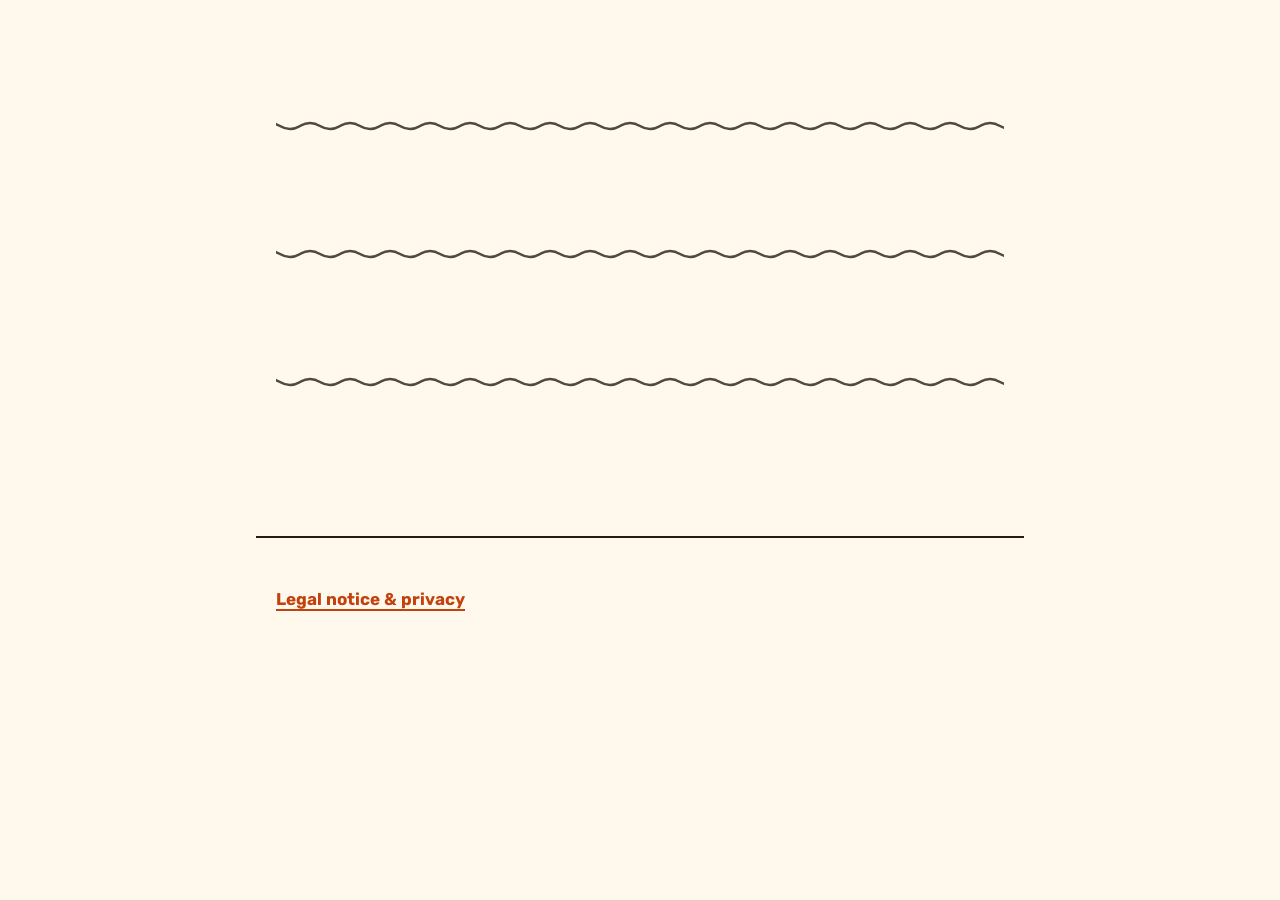
<file: site/index.html>
<!doctype html>
<html lang="en">
  <head>
    <meta charset="utf-8">
    <meta name="viewport" content="width=device-width, initial-scale=1">
    <title>Portfolio</title>
    <meta name="description" content="Personal portfolio: who I am, what I built, where to find me.">
    <link rel="icon" href="assets/favicon.svg" type="image/svg+xml">
    <link rel="stylesheet" href="assets/styles.css">
    <script type="module" src="assets/main.js"></script>
  </head>
  <body>
    <main>
      <header id="bio" class="section"></header>
      <section id="projects" class="section"></section>
      <section id="links" class="section"></section>
      <section id="cv" class="section"></section>
    </main>
    <footer>
      <a href="privacy.html">Legal notice &amp; privacy</a>
      <div id="colophon"></div>
    </footer>
  </body>
</html>
</file>
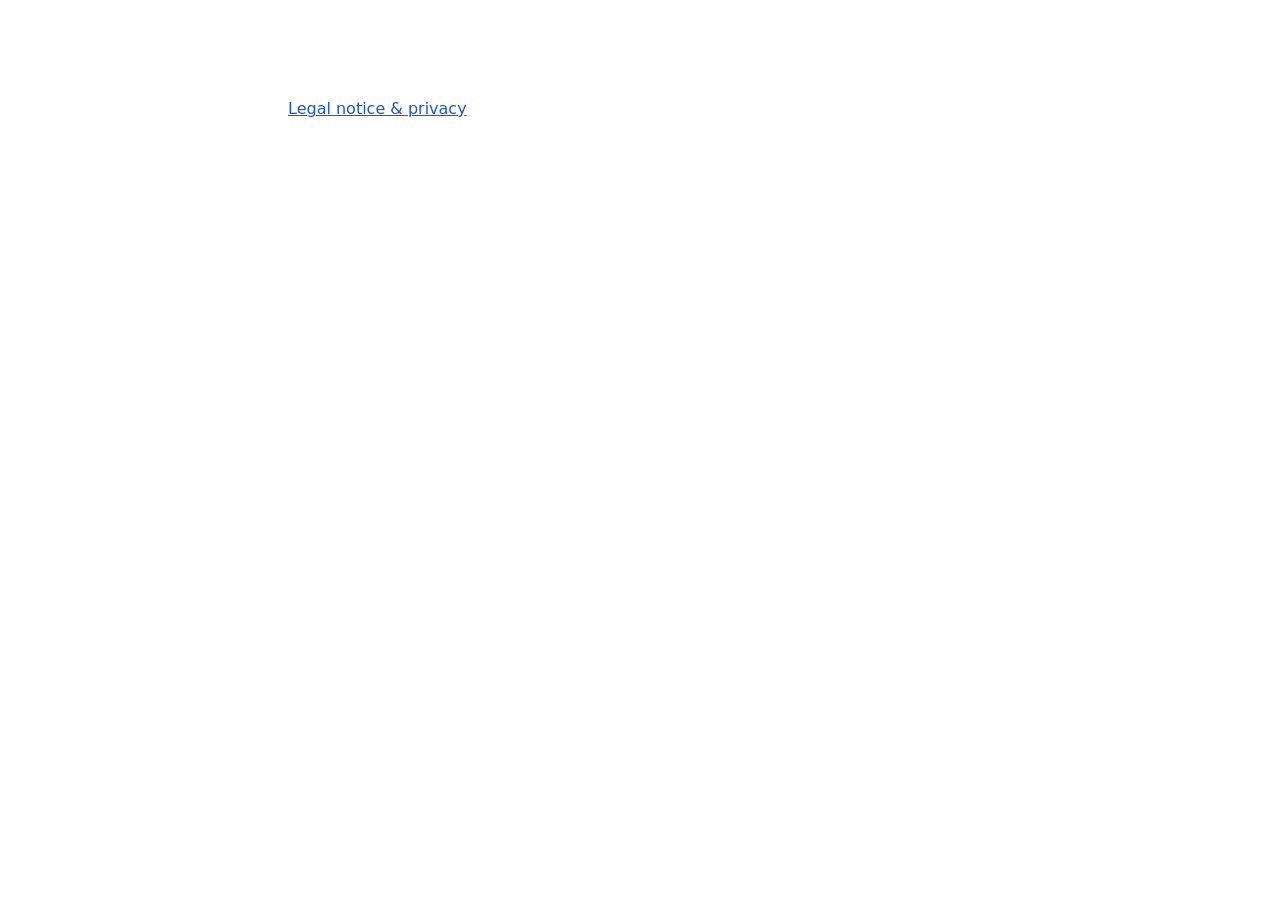
<file: checkpoints/analyst/site/index.html>
<!doctype html>
<html lang="en">
  <head>
    <meta charset="utf-8">
    <meta name="viewport" content="width=device-width, initial-scale=1">
    <title>Portfolio</title>
    <meta name="description" content="Personal portfolio: who I am, what I built, where to find me.">
    <link rel="icon" href="assets/favicon.svg" type="image/svg+xml">
    <link rel="stylesheet" href="assets/styles.css">
    <script type="module" src="assets/main.js"></script>
  </head>
  <body>
    <main>
      <header id="bio" class="section"></header>
      <section id="stats" class="section"></section>
      <section id="now" class="section"></section>
      <section id="projects" class="section"></section>
      <section id="events" class="section"></section>
      <section id="certifications" class="section"></section>
      <section id="courses" class="section"></section>
      <section id="links" class="section"></section>
      <section id="cv" class="section"></section>
    </main>
    <footer>
      <a href="privacy.html">Legal notice &amp; privacy</a>
      <div id="colophon"></div>
    </footer>
  </body>
</html>
</file>
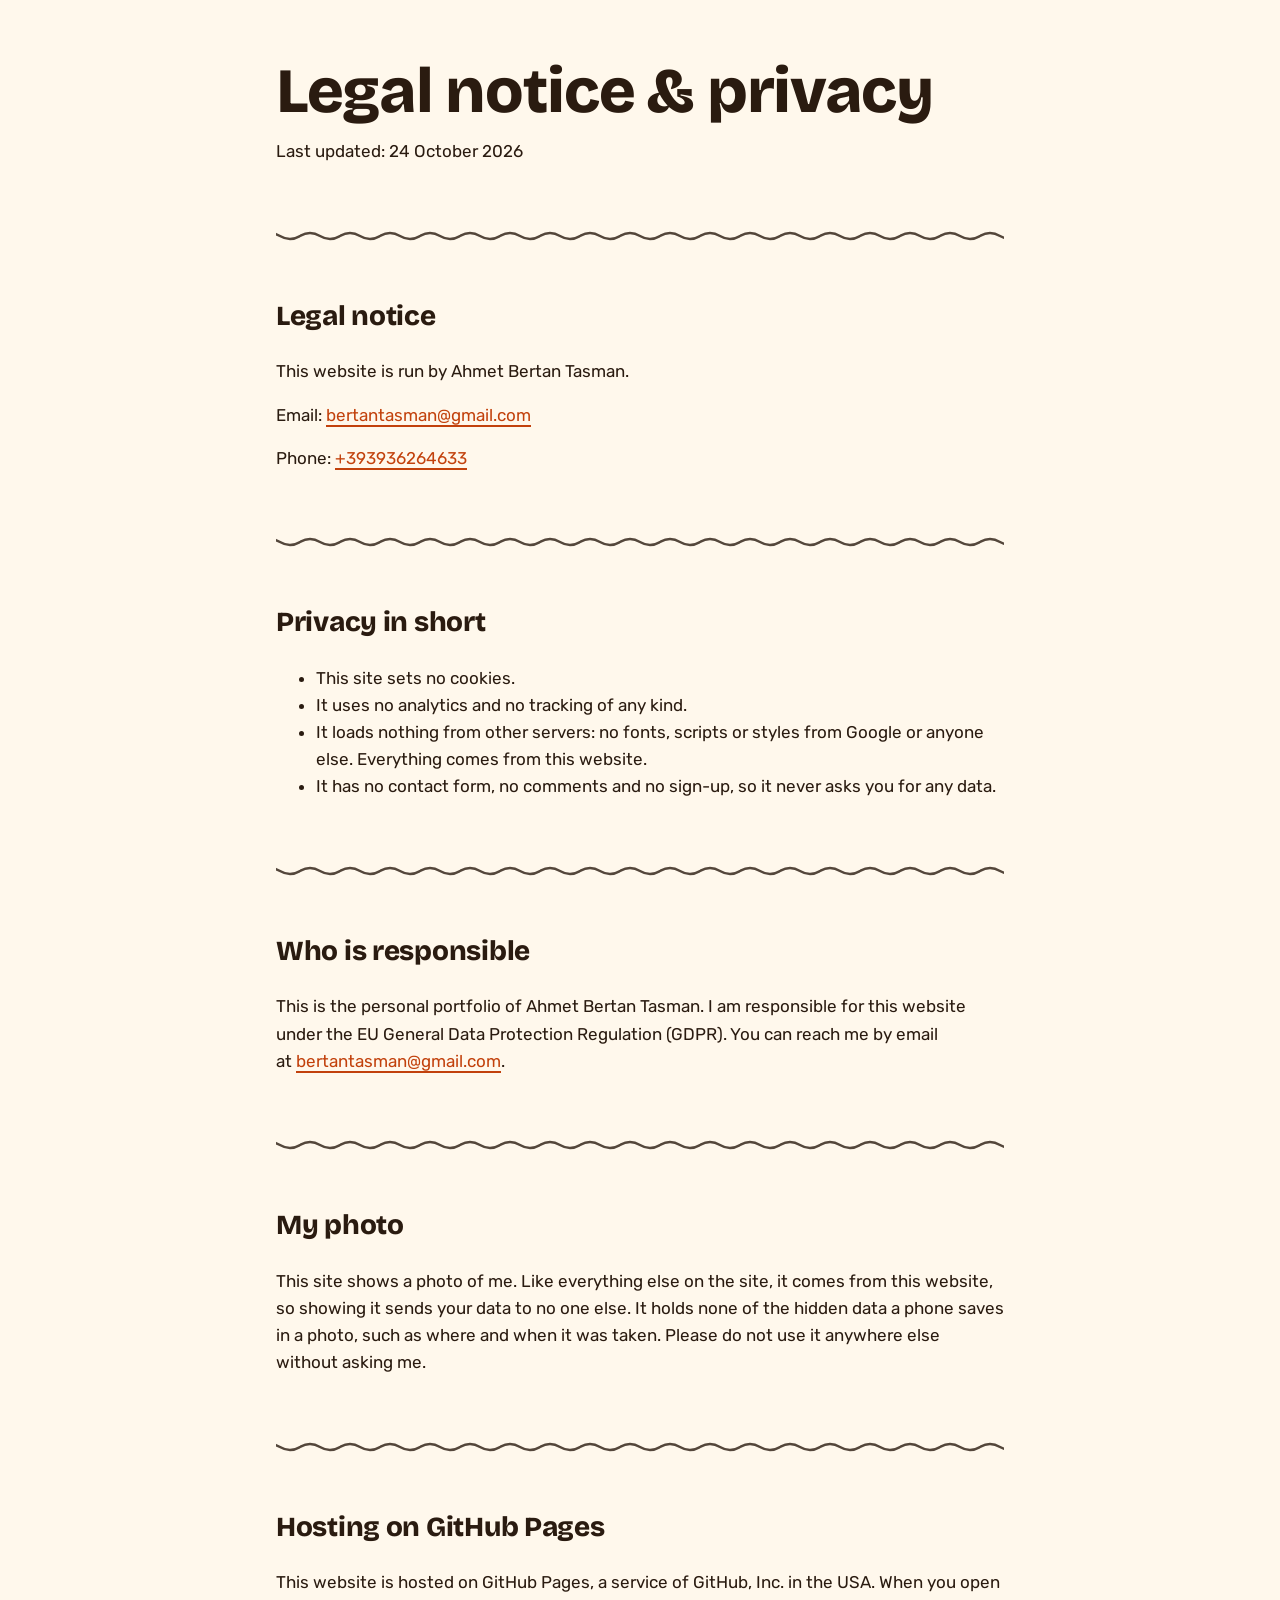
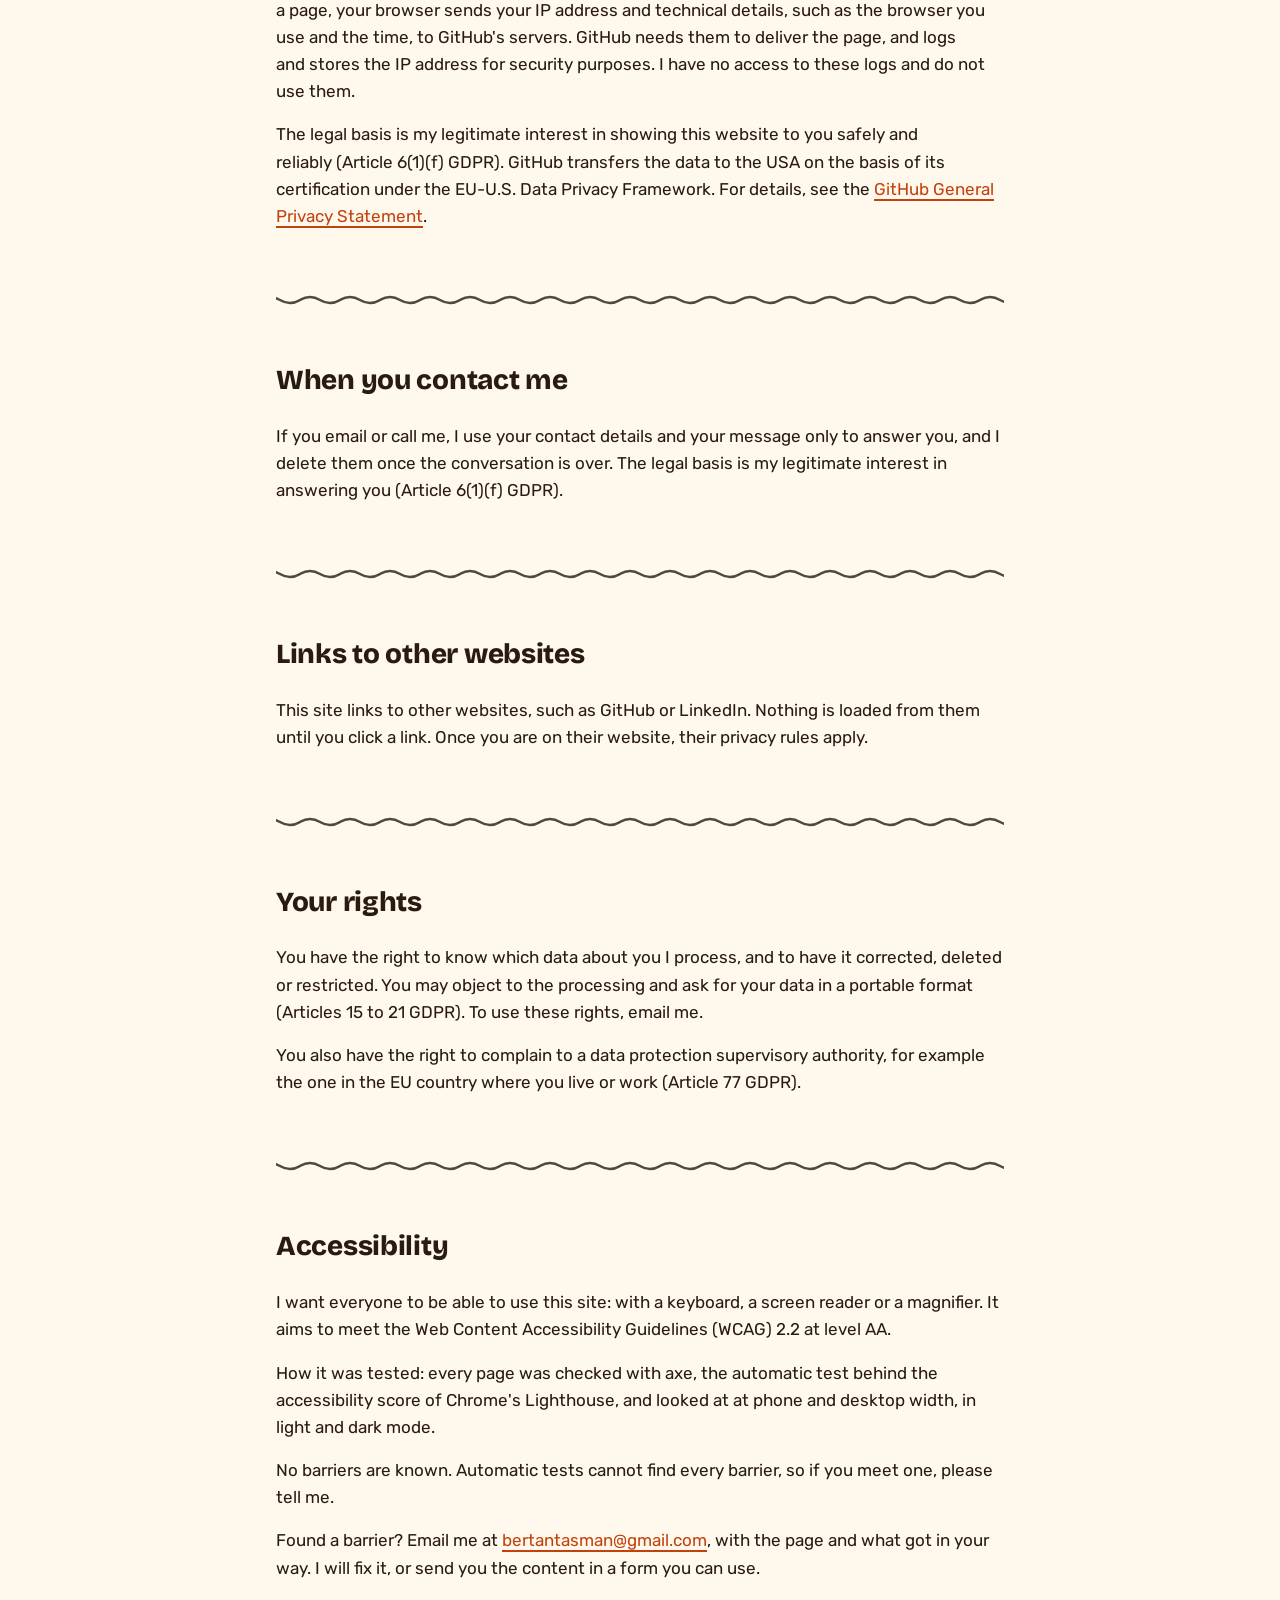
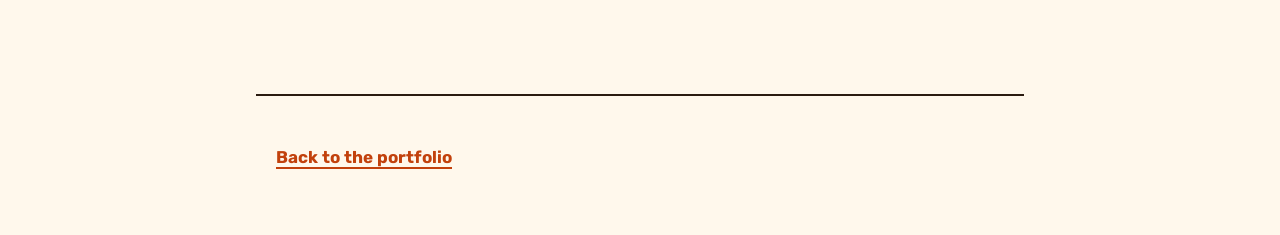
<file: site/privacy.html>
<!doctype html>
<html lang="en">
  <head>
    <meta charset="utf-8">
    <meta name="viewport" content="width=device-width, initial-scale=1">
    <title>Legal notice &amp; privacy · Ahmet Bertan Tasman</title>
    <meta name="description" content="Who runs this portfolio site, how it handles your data, and how accessible it is.">
    <link rel="icon" href="assets/favicon.svg" type="image/svg+xml">
    <link rel="stylesheet" href="assets/styles.css">
  </head>
  <body>
    <main>
      <header class="section">
        <h1>Legal notice &amp; privacy</h1>
        <p>Last updated: 24 October 2026</p>
      </header>

      <section class="section" id="legal-notice">
        <h2>Legal notice</h2>
        <p>This website is run by Ahmet Bertan Tasman.</p>
        <p>Email: <a href="mailto:bertantasman@gmail.com">bertantasman@gmail.com</a></p>
        <p>Phone: <a href="tel:+393936264633">+393936264633</a></p>
      </section>

      <section class="section" id="privacy">
        <h2>Privacy in short</h2>
        <ul>
          <li>This site sets no cookies.</li>
          <li>It uses no analytics and no tracking of any kind.</li>
          <li>It loads nothing from other servers: no fonts, scripts or styles from Google or anyone else. Everything comes from this website.</li>
          <li>It has no contact form, no comments and no sign-up, so it never asks you for any data.</li>
        </ul>
      </section>

      <section class="section">
        <h2>Who is responsible</h2>
        <p>This is the personal portfolio of Ahmet Bertan Tasman. I am responsible for this website under the EU General Data Protection Regulation (GDPR). You can reach me by email at <a href="mailto:bertantasman@gmail.com">bertantasman@gmail.com</a>.</p>
      </section>

      <section class="section">
        <h2>My photo</h2>
        <p>This site shows a photo of me. Like everything else on the site, it comes from this website, so showing it sends your data to no one else. It holds none of the hidden data a phone saves in a photo, such as where and when it was taken. Please do not use it anywhere else without asking me.</p>
      </section>

      <section class="section">
        <h2>Hosting on GitHub Pages</h2>
        <p>This website is hosted on GitHub Pages, a service of GitHub, Inc. in the USA. When you open a page, your browser sends your IP address and technical details, such as the browser you use and the time, to GitHub's servers. GitHub needs them to deliver the page, and logs and stores the IP address for security purposes. I have no access to these logs and do not use them.</p>
        <p>The legal basis is my legitimate interest in showing this website to you safely and reliably (Article 6(1)(f) GDPR). GitHub transfers the data to the USA on the basis of its certification under the EU-U.S. Data Privacy Framework. For details, see the <a href="https://docs.github.com/en/site-policy/privacy-policies/github-general-privacy-statement">GitHub General Privacy Statement</a>.</p>
      </section>

      <section class="section">
        <h2>When you contact me</h2>
        <p>If you email or call me, I use your contact details and your message only to answer you, and I delete them once the conversation is over. The legal basis is my legitimate interest in answering you (Article 6(1)(f) GDPR).</p>
      </section>

      <section class="section">
        <h2>Links to other websites</h2>
        <p>This site links to other websites, such as GitHub or LinkedIn. Nothing is loaded from them until you click a link. Once you are on their website, their privacy rules apply.</p>
      </section>

      <section class="section">
        <h2>Your rights</h2>
        <p>You have the right to know which data about you I process, and to have it corrected, deleted or restricted. You may object to the processing and ask for your data in a portable format (Articles 15 to 21 GDPR). To use these rights, email me.</p>
        <p>You also have the right to complain to a data protection supervisory authority, for example the one in the EU country where you live or work (Article 77 GDPR).</p>
      </section>

      <section class="section" id="accessibility">
        <h2>Accessibility</h2>
        <p>I want everyone to be able to use this site: with a keyboard, a screen reader or a magnifier. It aims to meet the Web Content Accessibility Guidelines (WCAG) 2.2 at level AA.</p>
        <p>How it was tested: every page was checked with axe, the automatic test behind the accessibility score of Chrome's Lighthouse, and looked at at phone and desktop width, in light and dark mode.</p>
        <p>No barriers are known. Automatic tests cannot find every barrier, so if you meet one, please tell me.</p>
        <p>Found a barrier? Email me at <a href="mailto:bertantasman@gmail.com">bertantasman@gmail.com</a>, with the page and what got in your way. I will fix it, or send you the content in a form you can use.</p>
      </section>
    </main>
    <footer>
      <a href="./">Back to the portfolio</a>
    </footer>
  </body>
</html>
</file>
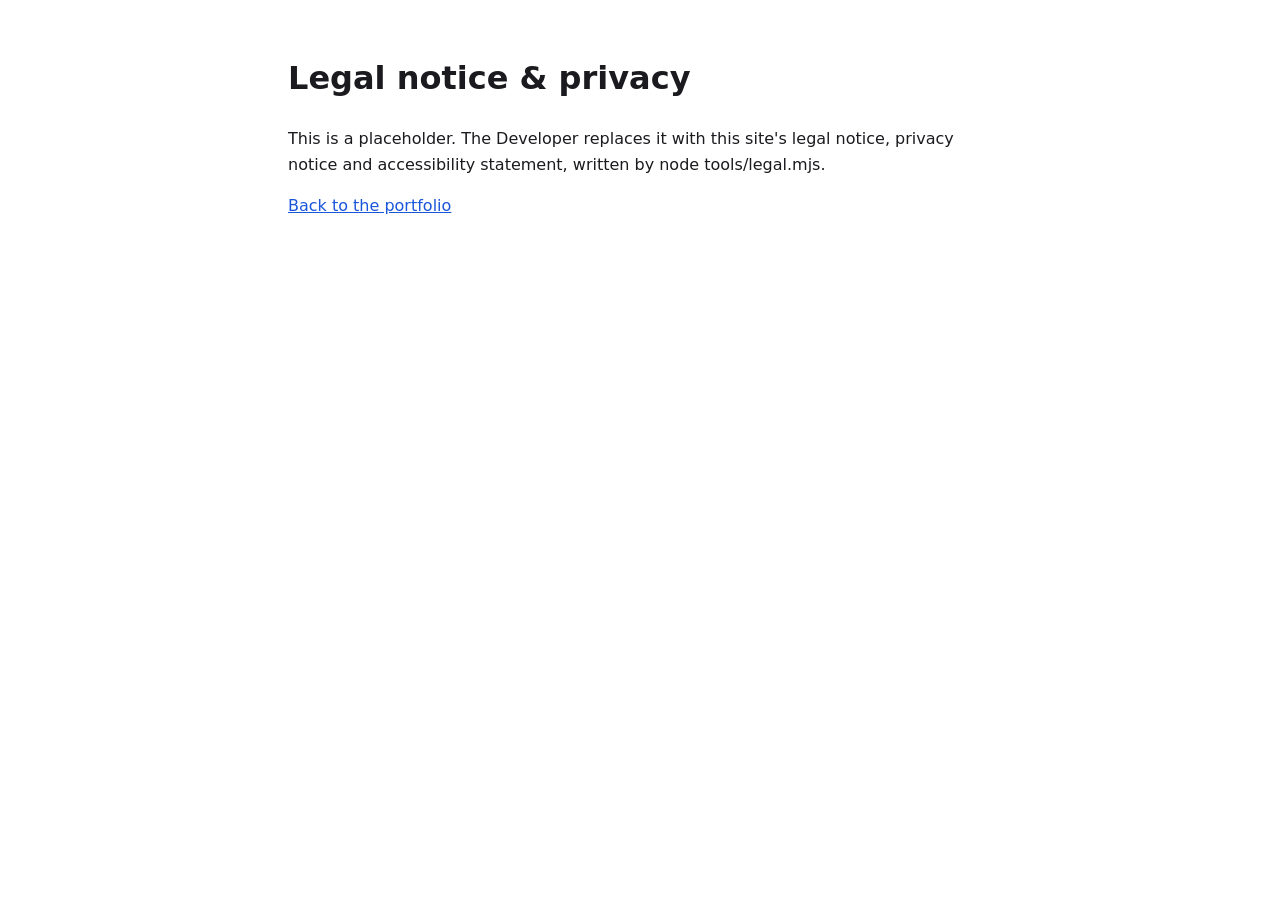
<file: checkpoints/analyst/site/privacy.html>
<!doctype html>
<html lang="en">
  <head>
    <meta charset="utf-8">
    <meta name="viewport" content="width=device-width, initial-scale=1">
    <title>Legal notice &amp; privacy</title>
    <link rel="icon" href="assets/favicon.svg" type="image/svg+xml">
    <link rel="stylesheet" href="assets/styles.css">
  </head>
  <body>
    <main data-placeholder="legal">
      <h1>Legal notice &amp; privacy</h1>
      <p>This is a placeholder. The Developer replaces it with this site's legal notice, privacy notice and accessibility statement, written by node tools/legal.mjs.</p>
      <p><a href="./">Back to the portfolio</a></p>
    </main>
  </body>
</html>
</file>
<file: site/assets/styles.css>
/* Bricolage Grotesque 1.001, SIL Open Font License 1.1: fonts/bricolage-grotesque/OFL.txt */
@font-face {
  font-family: "Bricolage Grotesque";
  font-style: normal;
  font-weight: 200 800;
  font-display: swap;
  src: url("fonts/bricolage-grotesque/bricolage-grotesque-latin-wght-normal.woff2") format("woff2");
}

/* Rubik 2.300, SIL Open Font License 1.1: fonts/rubik/OFL.txt */
@font-face {
  font-family: "Rubik";
  font-style: normal;
  font-weight: 300 900;
  font-display: swap;
  src: url("fonts/rubik/rubik-latin-wght-normal.woff2") format("woff2");
}

:root {
  color-scheme: light dark;
  --background: light-dark(#fff8ec, #1e1711);
  --surface: light-dark(#fef0da, #2b2119);
  --text: light-dark(#2a1b10, #fcefdf);
  --muted: light-dark(#6b5644, #c9b298);
  --accent: light-dark(#c2410c, #ff9a5c);
  --on-accent: light-dark(#ffffff, #1e1711);

  /* Physics-based spring easing curve for playful stickers */
  --spring-easing: linear(
    0, 0.016 0.5%, 0.06 1%, 0.226 2%, 1.116 5.4%, 1.375 6.6%, 1.527 7.7%,
    1.565 8.2%, 1.585 8.8%, 1.581 9.3%, 1.559 9.8%, 1.458 10.9%, 0.937 14.3%,
    0.784 15.5%, 0.693 16.6%, 0.67 17.1%, 0.657 17.7%, 0.671 18.7%, 0.729 19.8%,
    1.042 23.3%, 1.13 24.5%, 1.182 25.6%, 1.201 26.7%, 1.192 27.7%, 1.156 28.8%,
    0.977 32.2%, 0.925 33.4%, 0.894 34.5%, 0.882 35.6%, 0.887 36.6%, 0.907 37.7%,
    1.045 42.4%, 1.069 44.5%, 1.059 46.3%, 0.979 50.9%, 0.96 53.4%, 0.966 55.3%,
    1.013 59.9%, 1.024 62.3%, 0.986 71.2%, 1.008 79.9%, 0.995 88.9%, 1
  );
}

/* Page baseline */
* {
  box-sizing: border-box;
}

body {
  margin: 0;
  background-color: var(--background);
  color: var(--text);
  font-family: "Rubik", system-ui, sans-serif;
  font-size: 1.0625rem;
  line-height: 1.6;
  font-size-adjust: from-font;
  overflow-x: hidden;
}

/* Headings */
h1, h2, h3, h4 {
  font-family: "Bricolage Grotesque", system-ui, sans-serif;
  color: var(--text);
  margin-block-start: 0;
  margin-block-end: 0.75rem;
  text-wrap: balance;
  overflow-wrap: break-word;
}

h1 {
  font-size: clamp(2.5rem, 6vw, 4rem);
  font-weight: 800;
  line-height: 1.1;
  letter-spacing: -0.02em;
}

h2 {
  font-size: 1.75rem;
  font-weight: 800;
  margin-block-end: 1.25rem;
  letter-spacing: -0.01em;
}

h3 {
  font-size: 1.25rem;
  font-weight: 800;
}

h4 {
  font-size: 1.1rem;
  font-weight: 800;
}

p {
  margin-block-start: 0;
  margin-block-end: 1rem;
  text-wrap: pretty;
}

/* Layout container */
main,
footer {
  width: 100%;
  max-width: 48rem;
  margin-inline: auto;
  padding-inline: 1.25rem;
}

main {
  padding-block: 3.5rem 2rem;
}

/* Spacing and wavy dividers between sections */
.section {
  width: 100%;
}

.section + .section {
  margin-block-start: 4rem;
  padding-block-start: 4rem;
  position: relative;
}

.section + .section::before {
  content: "";
  position: absolute;
  top: 0;
  left: 0;
  right: 0;
  height: 12px;
  background-color: var(--text);
  mask: url("wavy.svg") repeat-x center / 40px 12px;
  -webkit-mask: url("wavy.svg") repeat-x center / 40px 12px;
  opacity: 0.8;
}

/* Focus indicator for keyboard navigation */
:where(a, button):focus-visible {
  outline: 3px solid var(--accent);
  outline-offset: 3px;
  border-radius: 4px;
}

/* Links */
a {
  color: var(--accent);
  text-decoration: underline;
  text-decoration-thickness: 2px;
  text-underline-offset: 0.25em;
  transition: color 0.15s ease-out;
}

a:hover {
  color: var(--text);
}

/* Header & Bio */
#bio {
  display: block;
}

/* Personal detail: Rounded blob photo frame with music soundwave badge */
.photo-frame {
  position: relative;
  display: inline-block;
  margin-block-end: 1.5rem;
}

.photo {
  display: block;
  width: 160px;
  height: 160px;
  object-fit: cover;
  border-radius: 60% 40% 55% 45% / 50% 60% 40% 50%;
  border: 2px solid var(--text);
  box-shadow: 4px 4px 0 var(--text);
  background-color: var(--surface);
  transition: transform 0.3s ease-out;
}

.photo-badge {
  position: absolute;
  bottom: -6px;
  right: -6px;
  width: 44px;
  height: 44px;
  background-color: var(--accent);
  color: var(--on-accent);
  border: 2px solid var(--text);
  border-radius: 50%;
  box-shadow: 3px 3px 0 var(--text);
  display: flex;
  align-items: center;
  justify-content: center;
  mask: url("music-badge.svg") no-repeat center / 24px 24px;
  -webkit-mask: url("music-badge.svg") no-repeat center / 24px 24px;
}

.headline {
  font-size: 1.25rem;
  font-weight: 500;
  color: var(--muted);
  margin-block-end: 1.25rem;
}

.pitch {
  font-size: 1.15rem;
  font-weight: 500;
  line-height: 1.5;
  margin-block-end: 1.5rem;
}

/* Availability button */
.availability {
  margin-block: 1.5rem;
  font-weight: 500;
}

.availability a {
  display: inline-block;
  margin-inline-start: 0.5rem;
  padding: 0.5rem 1.25rem;
  background-color: var(--accent);
  color: var(--on-accent);
  border: 2px solid var(--text);
  border-radius: 9999px;
  box-shadow: 4px 4px 0 var(--text);
  text-decoration: none;
  font-weight: 700;
  transition: transform 0.15s ease-out, box-shadow 0.15s ease-out;
}

.availability a:hover {
  transform: translate(-2px, -2px);
  box-shadow: 6px 6px 0 var(--text);
  color: var(--on-accent);
}

.availability a:active {
  transform: translate(2px, 2px);
  box-shadow: 2px 2px 0 var(--text);
}

/* Facts chips */
.facts {
  list-style: none;
  padding: 0;
  display: flex;
  flex-wrap: wrap;
  gap: 0.75rem;
  margin-block: 1.25rem 1.75rem;
}

.facts li {
  background-color: var(--surface);
  border: 2px solid var(--text);
  border-radius: 9999px;
  box-shadow: 3px 3px 0 var(--text);
  padding: 0.35rem 0.9rem;
  font-size: 0.9375rem;
}

.fact-label {
  font-weight: 700;
  color: var(--accent);
}

/* Projects grid and cards */
.projects {
  list-style: none;
  padding: 0;
  margin: 0;
  display: grid;
  grid-template-columns: 1fr;
  gap: 1.5rem;
}

@media (min-width: 40rem) {
  .projects {
    grid-template-columns: repeat(2, 1fr);
  }
}

.project {
  background-color: var(--surface);
  border: 2px solid var(--text);
  border-radius: 1.25rem;
  box-shadow: 4px 4px 0 var(--text);
  padding: 1.5rem;
  display: flex;
  flex-direction: column;
  transition: transform 0.2s ease-out, box-shadow 0.2s ease-out;
}

.project:hover {
  transform: translate(-2px, -2px);
  box-shadow: 6px 6px 0 var(--text);
}

.project h3 {
  margin-block-end: 0.75rem;
}

.project p {
  flex-grow: 1;
}

.project-links {
  margin-block-start: 1rem;
  margin-block-end: 0;
  display: flex;
  flex-wrap: wrap;
  gap: 1rem;
}

.project-links a {
  display: inline-block;
  padding: 0.35rem 0.85rem;
  background-color: var(--background);
  border: 2px solid var(--text);
  border-radius: 9999px;
  box-shadow: 3px 3px 0 var(--text);
  text-decoration: none;
  font-size: 0.9375rem;
  font-weight: 700;
  color: var(--text);
}

.project-links a:hover {
  background-color: var(--accent);
  color: var(--on-accent);
}

/* Links section */
.links {
  list-style: none;
  padding: 0;
  margin: 0;
  display: flex;
  flex-wrap: wrap;
  gap: 1rem;
}

.links li a {
  display: inline-block;
  padding: 0.5rem 1.25rem;
  background-color: var(--surface);
  border: 2px solid var(--text);
  border-radius: 9999px;
  box-shadow: 4px 4px 0 var(--text);
  text-decoration: none;
  font-weight: 700;
  color: var(--text);
  transition: transform 0.15s ease-out, box-shadow 0.15s ease-out;
}

.links li a:hover {
  background-color: var(--accent);
  color: var(--on-accent);
  transform: translate(-2px, -2px);
  box-shadow: 6px 6px 0 var(--text);
}

/* CV Section */
#cv h3 {
  font-size: 1.35rem;
  margin-block-start: 2rem;
  margin-block-end: 1rem;
}

#cv h3:first-of-type {
  margin-block-start: 0;
}

.cv-list {
  list-style: none;
  padding: 0;
  margin: 0;
  display: flex;
  flex-direction: column;
  gap: 1.5rem;
}

.cv-list li {
  background-color: var(--surface);
  border: 2px solid var(--text);
  border-radius: 1.25rem;
  box-shadow: 4px 4px 0 var(--text);
  padding: 1.25rem 1.5rem;
}

.cv-list h4 {
  margin-block-end: 0.35rem;
}

.period {
  font-size: 0.875rem;
  font-weight: 500;
  color: var(--muted);
  margin-block-end: 0.5rem;
}

/* Signature move: Skill stickers with spring easing */
.skills {
  list-style: none;
  padding: 0;
  margin: 0;
  display: flex;
  flex-wrap: wrap;
  gap: 0.85rem;
}

.skills li {
  display: inline-block;
  background-color: var(--surface);
  color: var(--text);
  border: 2px solid var(--text);
  border-radius: 9999px;
  box-shadow: 4px 4px 0 var(--text);
  padding: 0.4rem 1.1rem;
  font-size: 0.9375rem;
  font-weight: 700;
  cursor: default;
  transform-origin: center center;
}

/* Sticker tilt */
.skills li:nth-child(odd) {
  rotate: -2deg;
}

.skills li:nth-child(even) {
  rotate: 2deg;
}

.skills li:nth-child(3n) {
  rotate: -1deg;
}

.skills li:nth-child(4n) {
  rotate: 3deg;
}

/* Spring motion on hover */
@media (prefers-reduced-motion: no-preference) {
  .skills li {
    transition: scale 0.7s var(--spring-easing), rotate 0.7s var(--spring-easing), box-shadow 0.2s ease-out;
  }

  .skills li:hover {
    scale: 1.15;
    rotate: 0deg;
    box-shadow: 6px 6px 0 var(--text);
    background-color: var(--accent);
    color: var(--on-accent);
    z-index: 2;
    position: relative;
  }
}

@media (prefers-reduced-motion: reduce) {
  .skills li {
    transition: none;
  }
  .skills li:hover {
    background-color: var(--accent);
    color: var(--on-accent);
  }
}

/* Footer & Colophon */
footer {
  padding-block: 3rem 4rem;
  border-block-start: 2px solid var(--text);
  margin-block-start: 4rem;
}

footer a {
  font-weight: 700;
}

#colophon {
  margin-block-start: 1rem;
  font-size: 0.875rem;
  color: var(--muted);
  line-height: 1.5;
}

#colophon a {
  color: inherit;
  font-weight: normal;
}
</file>
<file: checkpoints/analyst/site/assets/styles.css>
/* Plain starting styles. The Developer role replaces them with the design brief. */
:root {
  color-scheme: light dark;
  --text: light-dark(#1b1b1f, #ececf1);
  --muted: light-dark(#5a5a66, #a8a8b3);
  --background: light-dark(#ffffff, #121216);
  --accent: light-dark(#1a56db, #8fb2ff);
  font-family: system-ui, sans-serif;
  line-height: 1.6;
  color: var(--text);
  background: var(--background);
}

body {
  margin: 0;
}

main,
footer {
  max-width: 44rem;
  margin-inline: auto;
  padding: 2rem 1.25rem;
}

a {
  color: var(--accent);
}

.headline,
.period {
  color: var(--muted);
}

.projects,
.links,
.cv-list {
  list-style: none;
  padding: 0;
}

.project,
.cv-list li {
  margin-block-end: 1.5rem;
}

.project-links,
.links,
.skills {
  display: flex;
  flex-wrap: wrap;
  gap: 1rem;
}

.skills {
  padding: 0;
  list-style: none;
}

.photo {
  border-radius: 50%;
}

.role,
.type {
  color: var(--muted);
}

.project-image {
  max-width: 100%;
  height: auto;
}
</file>
